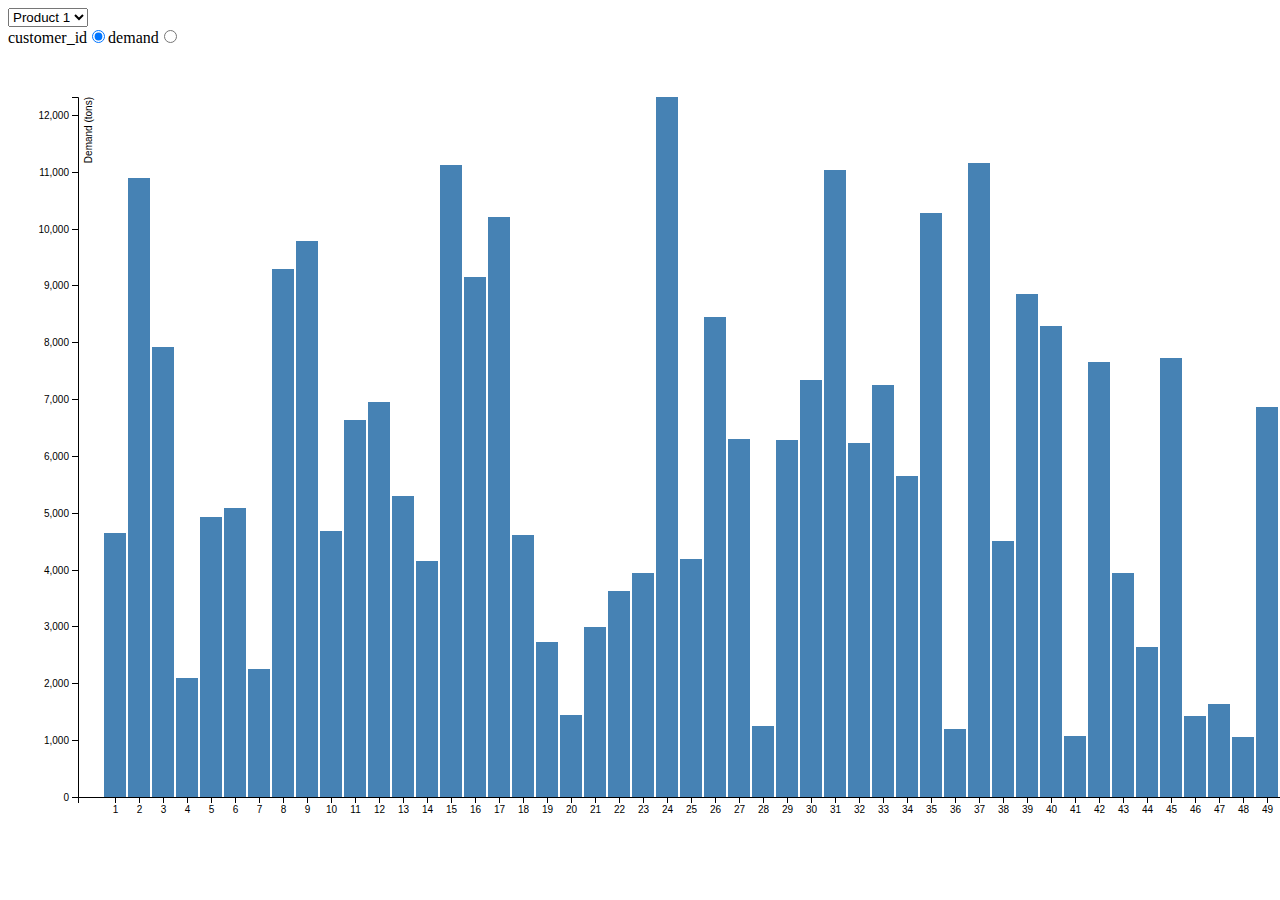
<file: docs/barchart.html>
<!DOCTYPE html>
<meta charset="utf-8">
<html>
<head>
    <title>Demand</title>
</head>
<style type="text/css">
    .bar:hover{
        fill: brown;
    }
    .d3-tip {
      line-height: 1;
      font-weight: bold;
      font-family: Lucida Grande, Lucida Sans Unicode, Lucida Sans, Geneva, Verdana, sans-serif;
      padding: 12px;
      background: rgba(0, 0, 0, 0.8);
      color: #fff;
      border-radius: 2px;
      pointer-events: none;
    }
    text{
        font-family: Lucida Grande, Lucida Sans Unicode, Lucida Sans, Geneva, Verdana, sans-serif;
    }
</style>
<script src="js/d3.v4.min.js"></script>
<script src="js/d3.tip.js"></script>
<script src="js/lodash.min.js"></script>
<body>

<script type="text/javascript">
//jshint esversion: 6, asi: true, loopfunc: true
var q = d3.queue()
         .defer(d3.csv, "data/demand.csv")
         .defer(d3.csv, "data/customers.csv")
         .await(ready)

var data = {}
function ready(error, demand_input, customers_input){
    demand_input.forEach(d=>{
        d.product_id = +d.product_id
        d.customer_id = +d.customer_id
        d.demand = +d.demand
        d.revenue = +d.revenue
    })
    customers_input.forEach(d=>{
        d.customer_id = +d.customer_id

    })
    data.demand = demand_input
    data.customers = customers_input


        var svgWidth = 1400
        var svgHeight = 800
        var margin = {top: 50, right: 20, bottom: 50, left: 70}
        var width = svgWidth - margin.left - margin.right
        var height = svgHeight - margin.top - margin.bottom

        var select = d3.select("body").append("select")
                       .attr("id", "product")
                       .style("top", "10px")
                       .on("change", updateBar)

        select.selectAll("option")
            .data(['Product 1','Product 2','Product 3','Product 4','Product 5']).enter()
            .append("option")
            .text(d => d)


        // Add Sort bars
        var radio = d3.select("body")
                      .append("div")
                      .attr("id", "radios")
        radio.selectAll("label")
            .data(["customer_id", "demand"])
            .enter()
            .append("label")
            .text(d => d)
            .insert("input")
            .attr("type", "radio")
            .attr("name", "sort")
            .attr("value", d => d)

        document.getElementsByName("sort")[0].checked = true
        radio.on("change", ()=>{
            var checkedValue = _.find([...document.getElementsByName("sort")], d => d.checked).value
            if (checkedValue =='customer_id'){
                x.domain(_.range(1,51))
            } else if (checkedValue == 'demand'){
                var product_id =  d3.select("#product").property("value").slice(-1)
                    x.domain(data.demand.sort((a,b) => a.demand < b.demand).filter(d => d.product_id==product_id).map(d => d.customer_id))
            }
            updateBar()   
        })

        var tip = d3.tip().attr("class", "d3-tip").html(d=>
            {
                var customer = _.find(data.customers, customer => customer.customer_id == d.customer_id)
                return `Customer ${customer.customer_id} <br>
                    ${customer.city}, ${customer.state} <br>
                    ${d.demand} tons`
            })

        var svg = d3.select("body")
             .append("svg")
             .attr("width", svgWidth)
             .attr("height", svgHeight)

        svg.call(tip)

        x = d3.scaleBand().rangeRound([0, width]).padding(0.1)
        y = d3.scaleLinear().rangeRound([height, 0])

        x.domain(_.range(1,51))
        x.rangeRound([0, 25*50]).padding(0.1)

        
        var g = svg.append("g")
          .attr("transform", "translate(" + margin.left + "," + margin.top + ")")
        var xAxis = d3.axisBottom(x)
        var yAxis = d3.axisLeft(y).ticks(10)

        g.append("g")
        .attr("class", "axis axis--x")
        .attr("transform", "translate(0," + height + ")")

        g.append("g")
        .attr("class", "axis axis--y")
        .append("text")
        .attr("transform", "rotate(-90)")
        .attr("y", 7)
        .attr("fill","black")
        .attr("dy", "0.71em")
        .attr("text-anchor", "end")
        .text("Demand (tons)")

        updateBar()
        var color = function(d){
            //If already covered, color grey
            if (d.product_id == 1 && ([10,19,20,27,31].includes(d.customer_id)) ||
                d.product_id == 2 && ([5,6,16,17,18,30,34,41,48,49].includes(d.customer_id)) ||
                d.product_id == 3 && ([14,30,32,35].includes(d.customer_id)) ||
                d.product_id == 4 && ([2,28,36].includes(d.customer_id)) ||
                d.product_id == 5 && ([2,28,36].includes(d.customer_id))
                ){
                return "grey"
            }
            return 'steelblue'
        }
        function updateBar(){
            var product_id = d3.select("#product").property("value").slice(-1)
            var barchartData = data.demand.filter(d=>{return d.product_id==product_id})
            y.domain([0, d3.max(barchartData.map(d=>d.demand))])
            var t = d3.transition().duration(500)

            svg.selectAll(".axis--x")
              .call(xAxis)

            svg.selectAll(".axis--y")
              .call(yAxis)

              
            var bar =  g.selectAll(".bar")
                        .data(barchartData, d => d.customer_id)
            bar.attr("class", "bar update")
               .transition(t)
               .attr("x", d => x(d.customer_id))
               .attr("y", d => y(d.demand))
               .attr("fill", "steelblue")
               .attr("height", d => height-y(d.demand))

            bar.enter().append("rect")
                .attr("class", "bar enter")
                .attr("x", d => x(d.customer_id))
                .attr("width", x.bandwidth())
                .attr("y", d => y(d.demand))
                .attr("fill", "steelblue")
                .attr("height", d => height - y(d.demand))
                .on("mouseover", tip.show)
                .on("mouseout", tip.hide)
        }
}
</script>
</body>
</html>
</file>
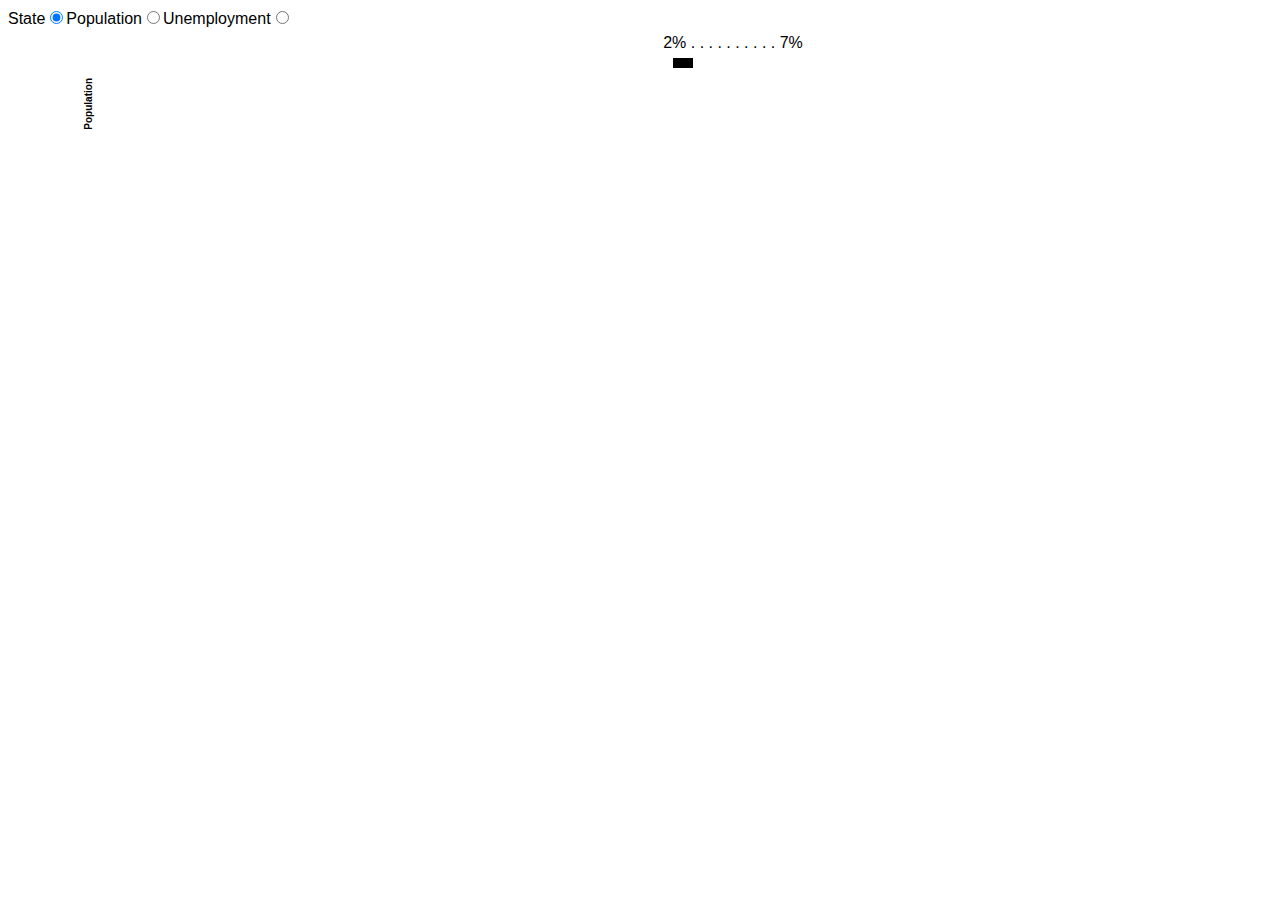
<file: docs/barchart2.html>
<html>
<!DOCTYPE html>
<meta charset="utf-8">
<head>
<link rel="stylesheet" type="text/css" href="css/barchart.css"/>
<title>USA</title>
</head>
<body>
<script src="js/d3.v4.min.js"></script>
<script src="https://d3js.org/d3-scale-chromatic.v1.min.js"></script>
<script src="js/d3.tip.js"></script>
<script src="js/lodash.min.js"></script>
<script src="js/barchart.js"></script>
</body>
</html>
</file>
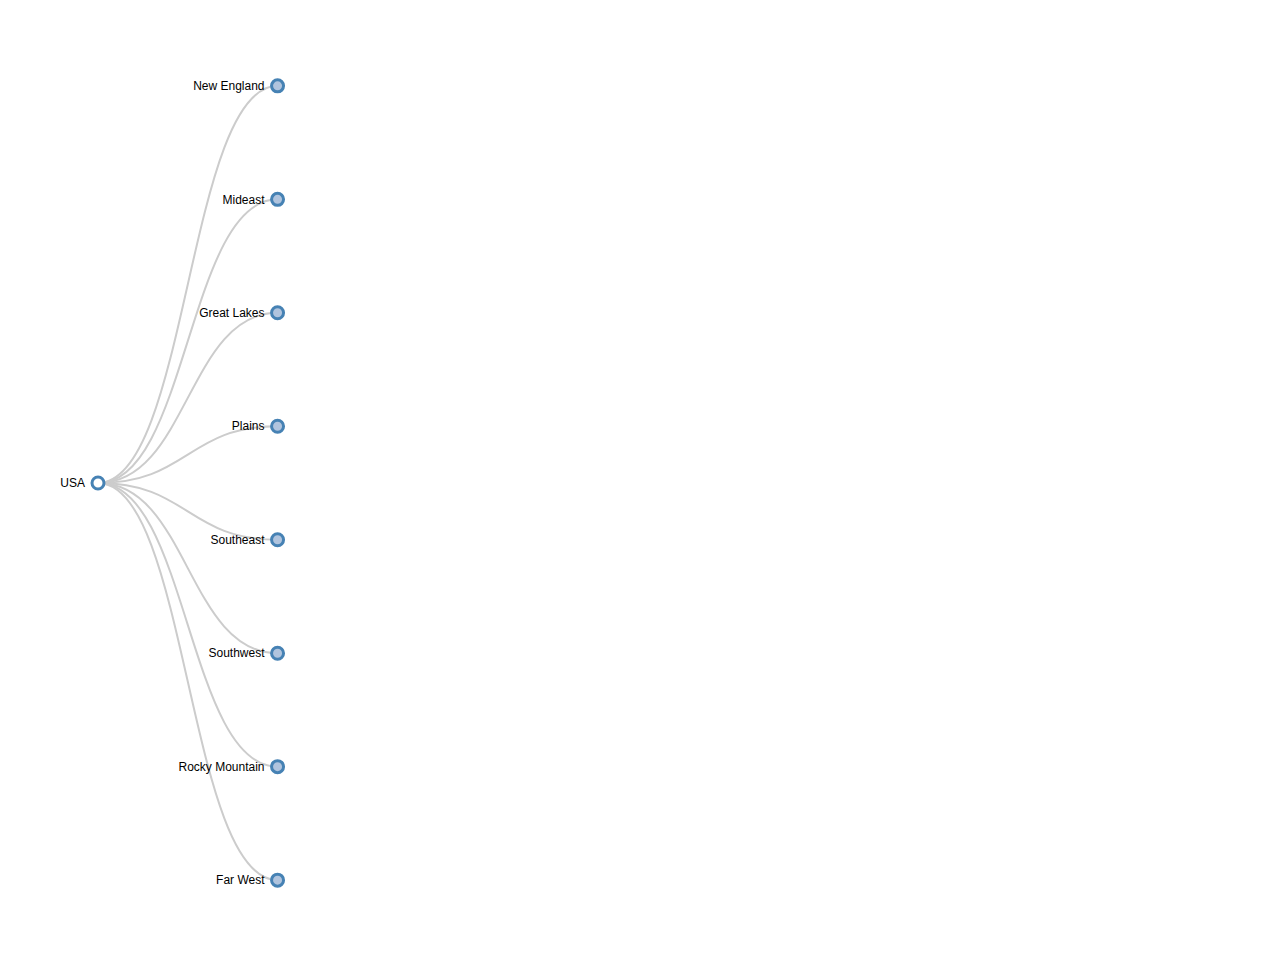
<file: docs/collapsible_tree.html>
<!DOCTYPE html>
<meta charset="UTF-8">
<style>

.node circle {
  fill: #fff;
  stroke: steelblue;
  stroke-width: 3px;
}

.node text {
  font: 12px sans-serif;
}

.link {
  fill: none;
  stroke: #ccc;
  stroke-width: 2px;
}

.d3-tip {
  line-height: 1;
  font-weight: bold;
  font-family: "Lucida Sans Unicode", "Lucida Grande", sans-serif;
  padding: 10px;
  background: rgba(0, 0, 0, 0.5);
  color: #fff;
  border-radius: 4px;
}

</style>

<body>

<!-- load the d3.js library --> 
<script src="js/d3.v4.min.js"></script>
<script src="js/d3.tip.js"></script>
<script src="js/lodash.min.js"></script>
<script src="js/tree.js"></script>
</file>
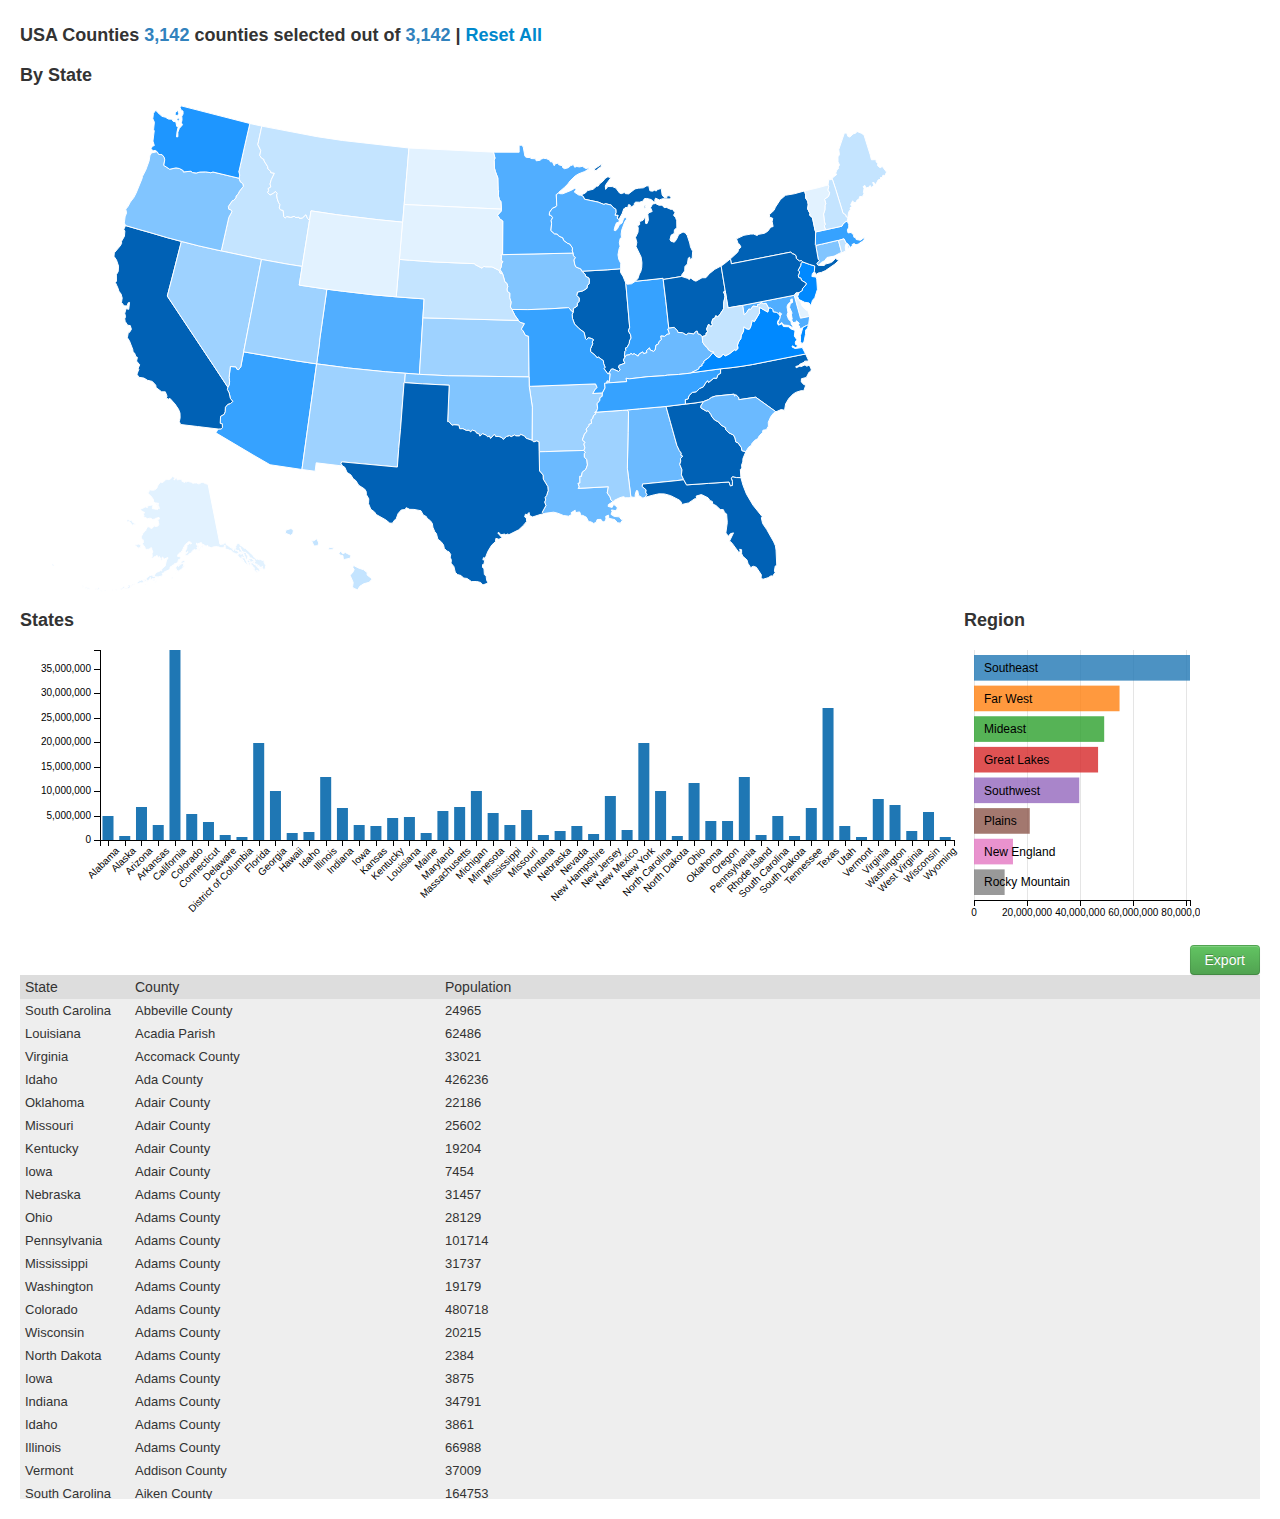
<file: docs/dashboard.html>
<!DOCTYPE html>
<meta charset="utf-8">
<html>
<head>
    <title>USA</title>
</head>
<link rel="stylesheet" type="text/css" href="css/bootstrap.min.css">
<link rel="stylesheet" type="text/css" href="css/dc.css">
<script src="js/d3.v3.min.js"></script>
<script src="js/crossfilter.js"></script>
<script src="js/dc.js"></script>
<script src="js/lodash.min.js"></script>
<style type="text/css">
    #dc-states-chart .axis.x text{
        text-anchor: end !important;
        transform: rotate(-45deg);
    }
    text.row {
	fill: black !important;
}
</style>
<body>
<div class="container-fluid">
    <div id="title"></div>        
    <div id="row1"></div>
    <div id="row2"></div>
    <div id="table"></div>
</div>
</body>
<script src="js/state_name.js"></script>
<script src="js/dashboard.js"></script>
</html>
</file>
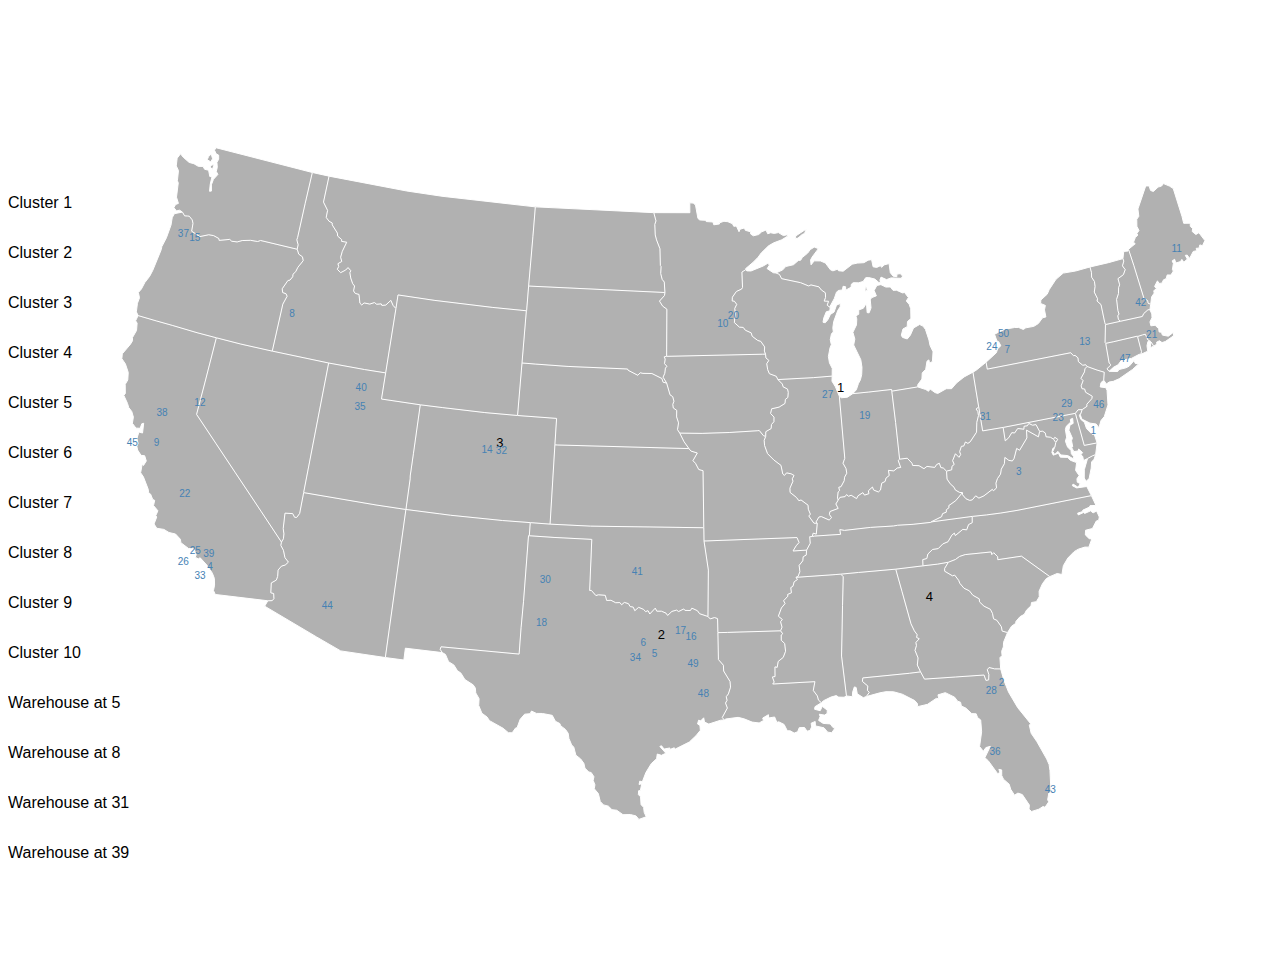
<file: docs/usmap.html>
<!DOCTYPE html>
<meta charset="utf-8">
<html>
<head>
    <title>Locations</title>
</head>
<style type="text/css">
    .bar:hover{
        fill: brown;
    }
    .d3-tip {
      line-height: 1;
      font-weight: bold;
      font-family: Lucida Grande, Lucida Sans Unicode, Lucida Sans, Geneva, Verdana, sans-serif;
      padding: 12px;
      background: rgba(0, 0, 0, 0.8);
      color: #fff;
      border-radius: 2px;
      pointer-events: none;
    }
    text{
        font-family: Lucida Grande, Lucida Sans Unicode, Lucida Sans, Geneva, Verdana, sans-serif;
    }
</style>
<script src="js/d3.v4.min.js"></script>
<script src="js/d3.tip.js"></script>
<script src="js/lodash.min.js"></script>
<body>

<script type="text/javascript">
var q = d3.queue()
.defer(d3.csv, "data/demand.csv")
.defer(d3.csv, "data/customers.csv")
.defer(d3.csv, "data/plants.csv")
.defer(d3.csv, "data/dist_p2c.csv")
.defer(d3.csv, "data/dist_c2c.csv")
.await(ready)

var data = {}
function ready(error, demand_input, customers_input, plants_input, dist_p2c, dist_c2c){
    demand_input.forEach(d=>{
    d.product_id = +d.product_id
    d.customer_id = +d.customer_id
    d.demand = +d.demand
    d.revenue = +d.revenue
})
customers_input.forEach(d=>{
    d.customer_id = +d.customer_id

})
plants_input.forEach(d=>{
    d.plant_id = +d.plant_id
})
dist_p2c.forEach(d=>{
    d.plant_id = +d.plant_id
    d.customer_id = +d.customer_id
    d.dist = +d.dist
})
data.demand = demand_input
data.customers = customers_input
data.plants = plants_input
data.dist_p2c = dist_p2c
data.dist_c2c = dist_c2c

function demand_covered(){
    var dist_set = []
    for (let customer of data.customers){
        var temp = data.dist_c2c.filter(d=>d.dist <= 500 && d.customer_from == customer.customer_id).map(d=>d.customer_to)
        dist_set.push(temp)
    }
    //Find clusters that share the same coverage
    var clusters = []
    same_list = new Set()
    for (let i=0;i<49;i++){
        for (let j=i+1;j<50;j++){
            if ((_.isEqual(_.intersection(dist_set[i],dist_set[j]),dist_set[i])) || (_.isEqual(_.intersection(dist_set[i],dist_set[j]), dist_set[j]))){
                if (_.isEqual(dist_set[i], dist_set[j])){
                    if (same_list.has(i+1)){
                        var ind = clusters.findIndex(d=>d.has(i+1))
                        clusters[ind].add(j+1)
                    } else if (same_list.has(j+1)){
                        var ind = clusters.findIndex(d=>d.has(j+1))
                        clusters[ind].add(i+1)

                    //Never seen
                    } else {
                        clusters.push(new Set([i+1, j+1]))
                    }
                    same_list.add(i+1)
                    same_list.add(j+1)
                }
            }
        }
    }
    return clusters
}
data.clusters = demand_covered()

    var svgWidth = 1400
    var svg = d3.select("body").append("svg"),
          margin = {top: 20, right: 20, bottom: 30, left: 70},
          width = svgWidth - margin.left - margin.right,
          height = 1000 - margin.top - margin.bottom
    svg.attr("width", width)
        .attr("height", height)

    projection = d3.geoAlbers()
                       .translate([width/2, height/2])
                       .scale([1500])
    var path = d3.geoPath(projection)

    x2 = d3.scaleLinear().rangeRound([0+100, width - 100])
    y2 = d3.scaleLinear().rangeRound([height - 100, 0+100])

    x2.domain(d3.extent(data.customers.map(d=>d.long)))
    y2.domain(d3.extent(data.customers.map(d=>d.lat)))
    
    var tip_circle = d3.tip().attr("class", "d3-tip").html(
        function(d){
          var d =_.find(data.customers, v=>v.customer_id ==d.label)
        return `Customer ${d.customer_id} <br>
                ${d.city} ${d.state} <br>
                Product 1: ${d3.format(".2f")(_.find(data.demand, v=>v.customer_id==d.customer_id && v.product_id == 1).demand)} <br>
                Product 2: ${d3.format(".2f")(_.find(data.demand, v=>v.customer_id==d.customer_id && v.product_id == 2).demand)} <br>
                Product 3: ${d3.format(".2f")(_.find(data.demand, v=>v.customer_id==d.customer_id && v.product_id == 3).demand)} <br>
                Product 4: ${d3.format(".2f")(_.find(data.demand, v=>v.customer_id==d.customer_id && v.product_id == 4).demand)} <br>
                Product 5: ${d3.format(".2f")(_.find(data.demand, v=>v.customer_id==d.customer_id && v.product_id == 5).demand)} <br>
                Plant 1: ${d3.format(".2f")(_.find(data.dist_p2c, v=>v.customer_id==d.customer_id && v.plant_id == 1).dist)} <br>
                Plant 2: ${d3.format(".2f")(_.find(data.dist_p2c, v=>v.customer_id==d.customer_id && v.plant_id == 2).dist)} <br>
                Plant 3: ${d3.format(".2f")(_.find(data.dist_p2c, v=>v.customer_id==d.customer_id && v.plant_id == 3).dist)} <br>
                Plant 4: ${d3.format(".2f")(_.find(data.dist_p2c, v=>v.customer_id==d.customer_id && v.plant_id == 4).dist)} <br>
                `
        })

    d3.json("data/us-states.json", (error, json)=>{
        if (error) throw error
        svg.selectAll("path")
            .data(json.features).enter()
            .append("path")
            .attr("d", path)
            .style("stroke", "#fff")
            .style("stroke-width", "1")
            .style("opacity", 0.3)

        svg.selectAll("text.plant")
            .data(data.plants)
            .enter()
            .append("text")
            .attr("class", "plant")
            .attr("x", function(d){return projection([d.long, d.lat])[0]})
            .attr("y", function(d){return projection([d.long, d.lat])[1]})
            .text(function(d){return d.plant_id})
            .style("cursor", "default")
            .style("font-size", "13px")

        svg.call(tip_circle)

        svg.selectAll("text.cluster")
            .data(data.clusters)
            .enter()
            .append("text")
            .attr("class", "cluster")
            .attr("x", 0)
            .attr("y", (d,i)=>i*50+200)
            .text((d,i)=>"Cluster "+(i+1))
            .style("cursor", "pointer")
            .on("mouseover",d=> identifyClusters(d))
            .on("mouseout", clearAll)

        svg.selectAll("text.warehouse")
           .data([5,8,31,39])
           .enter()
           .append("text")
           .attr("class", "warehouse")
           .attr("x", 0)
           .attr("y", (d,i) => i*50 + 700)
           .text((d,i) => "Warehouse at "+d)
           .style("cursor", "pointer")
           .on("mouseover", d=>identifyWarehouse(d))
           .on("mouseout", clearAll)


        function identifyClusters(d){
            d.forEach(i =>{
                d3.selectAll("#customer_"+i)
                  .style("fill", "brown")
                  .style("font-size", "20px")
            })
        }
        function identifyWarehouse(d){
          d3.selectAll("#customer_"+d)
            .style("fill", "yellow")
            .style("font-size", "20px");
          var covered_warehouses = []
          if (d==5){
            covered_warehouses = [6, 16, 17, 18, 30, 34, 41, 48, 49]            
          } else if (d==8){
            covered_warehouses = [12, 15, 35, 37, 40]
          } else if (d==31){
            covered_warehouses = [1, 3, 7, 13, 19, 23, 24, 27, 29, 46, 47, 50]
          } else if (d==39){
            covered_warehouses = [4, 9, 12, 22, 25, 26, 33, 38, 44, 45]
          }
          covered_warehouses.forEach(customer_id=>{
            d3.selectAll("#customer_"+customer_id)
              .style("fill", "brown")
              .style("font-size", "20px")
          });
        }
        function clearAll(){
            d3.selectAll(".customers")
                .style("fill", "steelblue")
                .style("font-size", "10px")
        }
        
        // Place and label location
               var foci = [],
                   labels = [];

               // Store the projected coordinates of the places for the foci and the labels
               data.customers.forEach(function(d, i) {
                   var c = projection([d.long, d.lat])
                   foci.push({x: c[0], y: c[1]});
                   labels.push({x: c[0], y: c[1], label: d.customer_id})
               });

               // Create the force layout with a slightly weak charge
               var simulation = d3.forceSimulation()
                .force("center", d3.forceCenter(width / 2, height / 2))
                .force("charge", d3.forceManyBody().strength(-5))
                .nodes(labels)

               // Append the place labels, setting their initial positions to
               // the feature's centroid
               var placeLabels = svg.selectAll('.customers')
                   .data(labels)
                   .enter()
                   .append('text')
                   .attr('class', 'customers')
                   .attr('id', d=>'customer_'+d.label)
                   .attr("cursor", "pointer")
                   .attr('x', function(d) { return d.x; })
                   .attr('y', function(d) { return d.y; })
                   .attr("font-size", "10px")
                   .attr('text-anchor', 'middle')
                   .attr("fill", "steelblue")
                   .text(function(d) { return d.label; })
                   .on('mouseover', tip_circle.show)
                   .on('mouseout', tip_circle.hide)

               simulation.on("tick", function() {
                   var k = .1 * simulation.alpha();
                   labels.forEach(function(o, j) {
                       // The change in the position is proportional to the distance
                       // between the label and the corresponding place (foci)
                       o.y += (foci[j].y - o.y) * k;
                       o.x += (foci[j].x - o.x) * k;
                   });

                   // Update the position of the text element
                   svg.selectAll("text.customers")
                       .attr("x", function(d) { return d.x; })
                       .attr("y", function(d) { return d.y; });
               });
    })
   
}
</script>
</body>
</html>
</file>
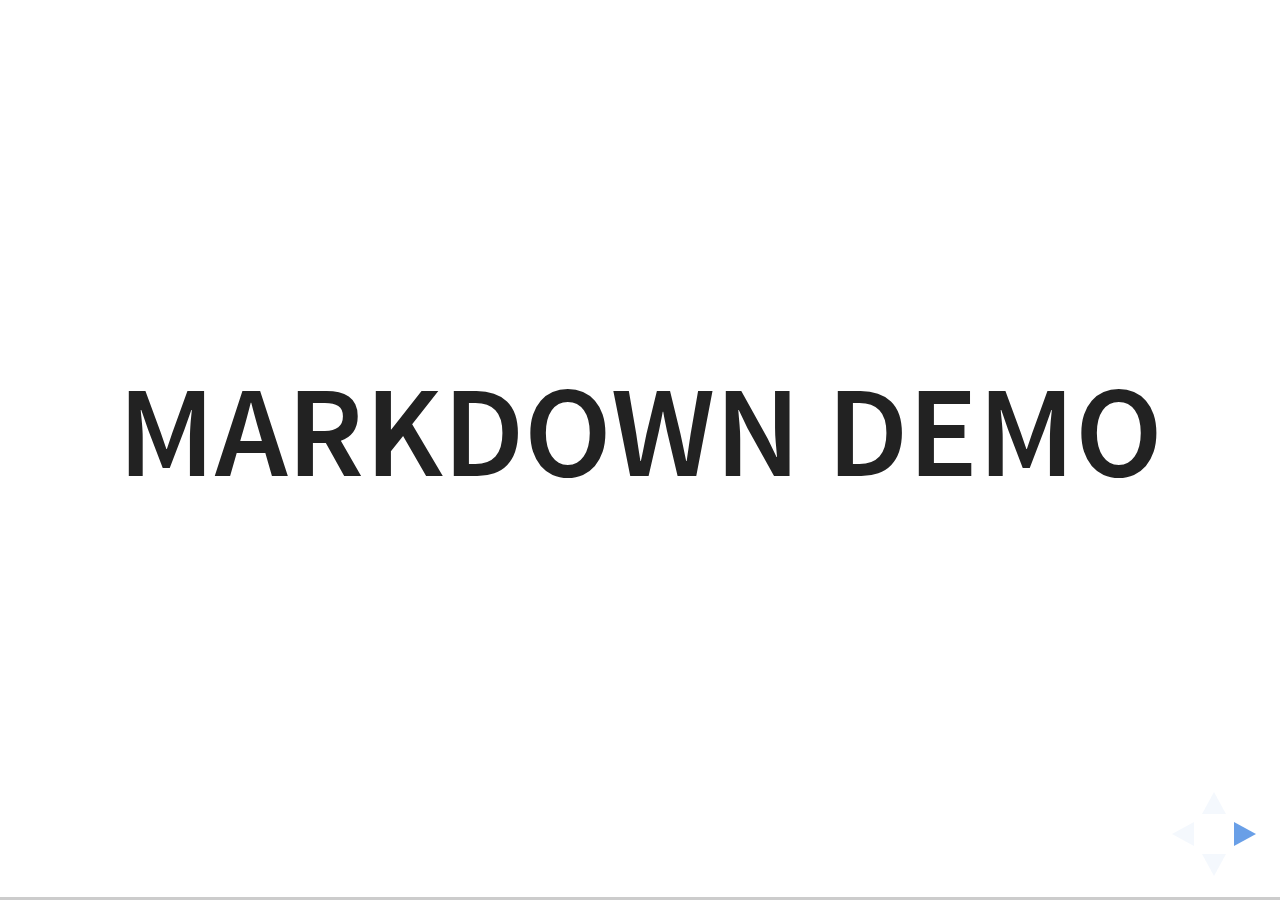
<file: docs/plugin/markdown/example.html>
<!doctype html>
<html lang="en">

	<head>
		<meta charset="utf-8">

		<title>reveal.js - Markdown Demo</title>

		<link rel="stylesheet" href="../../css/reveal.css">
		<link rel="stylesheet" href="../../css/theme/white.css" id="theme">

        <link rel="stylesheet" href="../../lib/css/zenburn.css">
	</head>

	<body>

		<div class="reveal">

			<div class="slides">

                <!-- Use external markdown resource, separate slides by three newlines; vertical slides by two newlines -->
                <section data-markdown="example.md" data-separator="^\n\n\n" data-separator-vertical="^\n\n"></section>

                <!-- Slides are separated by three dashes (quick 'n dirty regular expression) -->
                <section data-markdown data-separator="---">
                    <script type="text/template">
                        ## Demo 1
                        Slide 1
                        ---
                        ## Demo 1
                        Slide 2
                        ---
                        ## Demo 1
                        Slide 3
                    </script>
                </section>

                <!-- Slides are separated by newline + three dashes + newline, vertical slides identical but two dashes -->
                <section data-markdown data-separator="^\n---\n$" data-separator-vertical="^\n--\n$">
                    <script type="text/template">
                        ## Demo 2
                        Slide 1.1

                        --

                        ## Demo 2
                        Slide 1.2

                        ---

                        ## Demo 2
                        Slide 2
                    </script>
                </section>

                <!-- No "extra" slides, since there are no separators defined (so they'll become horizontal rulers) -->
                <section data-markdown>
                    <script type="text/template">
                        A

                        ---

                        B

                        ---

                        C
                    </script>
                </section>

                <!-- Slide attributes -->
                <section data-markdown>
                    <script type="text/template">
                        <!-- .slide: data-background="#000000" -->
                        ## Slide attributes
                    </script>
                </section>

                <!-- Element attributes -->
                <section data-markdown>
                    <script type="text/template">
                        ## Element attributes
                        - Item 1 <!-- .element: class="fragment" data-fragment-index="2" -->
                        - Item 2 <!-- .element: class="fragment" data-fragment-index="1" -->
                    </script>
                </section>

                <!-- Code -->
                <section data-markdown>
                    <script type="text/template">
                        ```php
                        public function foo()
                        {
                            $foo = array(
                                'bar' => 'bar'
                            )
                        }
                        ```
                    </script>
                </section>

            </div>
		</div>

		<script src="../../lib/js/head.min.js"></script>
		<script src="../../js/reveal.js"></script>

		<script>

			Reveal.initialize({
				controls: true,
				progress: true,
				history: true,
				center: true,

				// Optional libraries used to extend on reveal.js
				dependencies: [
					{ src: '../../lib/js/classList.js', condition: function() { return !document.body.classList; } },
					{ src: 'marked.js', condition: function() { return !!document.querySelector( '[data-markdown]' ); } },
                    { src: 'markdown.js', condition: function() { return !!document.querySelector( '[data-markdown]' ); } },
                    { src: '../highlight/highlight.js', async: true, callback: function() { hljs.initHighlightingOnLoad(); } },
					{ src: '../notes/notes.js' }
				]
			});

		</script>

	</body>
</html>
</file>
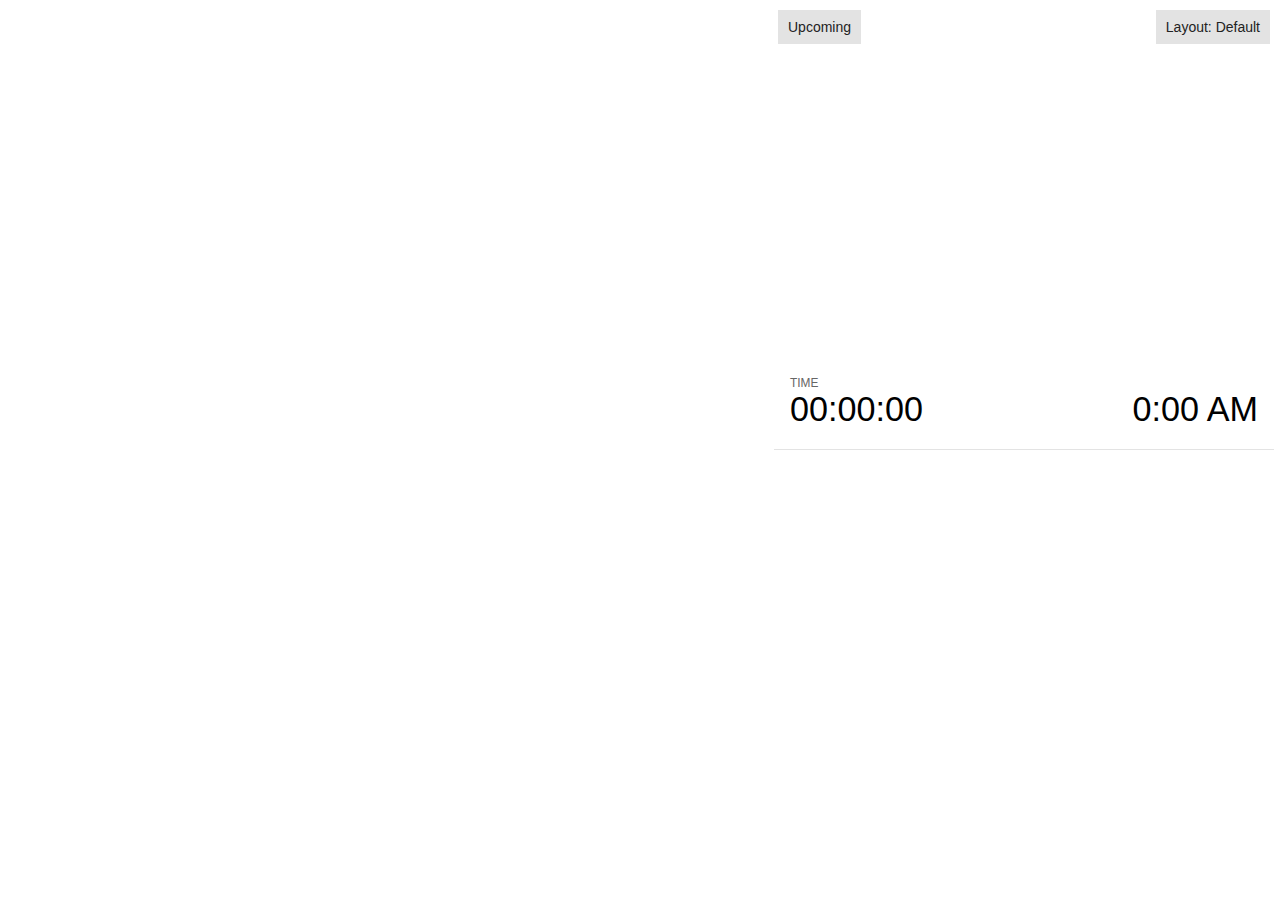
<file: docs/plugin/notes/notes.html>
<!doctype html>
<html lang="en">
	<head>
		<meta charset="utf-8">

		<title>reveal.js - Slide Notes</title>

		<style>
			body {
				font-family: Helvetica;
				font-size: 18px;
			}

			#current-slide,
			#upcoming-slide,
			#speaker-controls {
				padding: 6px;
				box-sizing: border-box;
				-moz-box-sizing: border-box;
			}

			#current-slide iframe,
			#upcoming-slide iframe {
				width: 100%;
				height: 100%;
				border: 1px solid #ddd;
			}

			#current-slide .label,
			#upcoming-slide .label {
				position: absolute;
				top: 10px;
				left: 10px;
				z-index: 2;
			}

			.overlay-element {
				height: 34px;
				line-height: 34px;
				padding: 0 10px;
				text-shadow: none;
				background: rgba( 220, 220, 220, 0.8 );
				color: #222;
				font-size: 14px;
			}

			.overlay-element.interactive:hover {
				background: rgba( 220, 220, 220, 1 );
			}

			#current-slide {
				position: absolute;
				width: 60%;
				height: 100%;
				top: 0;
				left: 0;
				padding-right: 0;
			}

			#upcoming-slide {
				position: absolute;
				width: 40%;
				height: 40%;
				right: 0;
				top: 0;
			}

			/* Speaker controls */
			#speaker-controls {
				position: absolute;
				top: 40%;
				right: 0;
				width: 40%;
				height: 60%;
				overflow: auto;
				font-size: 18px;
			}

				.speaker-controls-time.hidden,
				.speaker-controls-notes.hidden {
					display: none;
				}

				.speaker-controls-time .label,
				.speaker-controls-pace .label,
				.speaker-controls-notes .label {
					text-transform: uppercase;
					font-weight: normal;
					font-size: 0.66em;
					color: #666;
					margin: 0;
				}

				.speaker-controls-time, .speaker-controls-pace {
					border-bottom: 1px solid rgba( 200, 200, 200, 0.5 );
					margin-bottom: 10px;
					padding: 10px 16px;
					padding-bottom: 20px;
					cursor: pointer;
				}

				.speaker-controls-time .reset-button {
					opacity: 0;
					float: right;
					color: #666;
					text-decoration: none;
				}
				.speaker-controls-time:hover .reset-button {
					opacity: 1;
				}

				.speaker-controls-time .timer,
				.speaker-controls-time .clock {
					width: 50%;
				}

				.speaker-controls-time .timer,
				.speaker-controls-time .clock,
				.speaker-controls-time .pacing .hours-value,
				.speaker-controls-time .pacing .minutes-value,
				.speaker-controls-time .pacing .seconds-value {
					font-size: 1.9em;
				}

				.speaker-controls-time .timer {
					float: left;
				}

				.speaker-controls-time .clock {
					float: right;
					text-align: right;
				}

				.speaker-controls-time span.mute {
					opacity: 0.3;
				}

				.speaker-controls-time .pacing-title {
					margin-top: 5px;
				}

				.speaker-controls-time .pacing.ahead {
					color: blue;
				}

				.speaker-controls-time .pacing.on-track {
					color: green;
				}

				.speaker-controls-time .pacing.behind {
					color: red;
				}

				.speaker-controls-notes {
					padding: 10px 16px;
				}

				.speaker-controls-notes .value {
					margin-top: 5px;
					line-height: 1.4;
					font-size: 1.2em;
				}

			/* Layout selector */
			#speaker-layout {
				position: absolute;
				top: 10px;
				right: 10px;
				color: #222;
				z-index: 10;
			}
				#speaker-layout select {
					position: absolute;
					width: 100%;
					height: 100%;
					top: 0;
					left: 0;
					border: 0;
					box-shadow: 0;
					cursor: pointer;
					opacity: 0;

					font-size: 1em;
					background-color: transparent;

					-moz-appearance: none;
					-webkit-appearance: none;
					-webkit-tap-highlight-color: rgba(0, 0, 0, 0);
				}

				#speaker-layout select:focus {
					outline: none;
					box-shadow: none;
				}

			.clear {
				clear: both;
			}

			/* Speaker layout: Wide */
			body[data-speaker-layout="wide"] #current-slide,
			body[data-speaker-layout="wide"] #upcoming-slide {
				width: 50%;
				height: 45%;
				padding: 6px;
			}

			body[data-speaker-layout="wide"] #current-slide {
				top: 0;
				left: 0;
			}

			body[data-speaker-layout="wide"] #upcoming-slide {
				top: 0;
				left: 50%;
			}

			body[data-speaker-layout="wide"] #speaker-controls {
				top: 45%;
				left: 0;
				width: 100%;
				height: 50%;
				font-size: 1.25em;
			}

			/* Speaker layout: Tall */
			body[data-speaker-layout="tall"] #current-slide,
			body[data-speaker-layout="tall"] #upcoming-slide {
				width: 45%;
				height: 50%;
				padding: 6px;
			}

			body[data-speaker-layout="tall"] #current-slide {
				top: 0;
				left: 0;
			}

			body[data-speaker-layout="tall"] #upcoming-slide {
				top: 50%;
				left: 0;
			}

			body[data-speaker-layout="tall"] #speaker-controls {
				padding-top: 40px;
				top: 0;
				left: 45%;
				width: 55%;
				height: 100%;
				font-size: 1.25em;
			}

			/* Speaker layout: Notes only */
			body[data-speaker-layout="notes-only"] #current-slide,
			body[data-speaker-layout="notes-only"] #upcoming-slide {
				display: none;
			}

			body[data-speaker-layout="notes-only"] #speaker-controls {
				padding-top: 40px;
				top: 0;
				left: 0;
				width: 100%;
				height: 100%;
				font-size: 1.25em;
			}

			@media screen and (max-width: 1080px) {
				body[data-speaker-layout="default"] #speaker-controls {
					font-size: 16px;
				}
			}

			@media screen and (max-width: 900px) {
				body[data-speaker-layout="default"] #speaker-controls {
					font-size: 14px;
				}
			}

			@media screen and (max-width: 800px) {
				body[data-speaker-layout="default"] #speaker-controls {
					font-size: 12px;
				}
			}

		</style>
	</head>

	<body>

		<div id="current-slide"></div>
		<div id="upcoming-slide"><span class="overlay-element label">Upcoming</span></div>
		<div id="speaker-controls">
			<div class="speaker-controls-time">
				<h4 class="label">Time <span class="reset-button">Click to Reset</span></h4>
				<div class="clock">
					<span class="clock-value">0:00 AM</span>
				</div>
				<div class="timer">
					<span class="hours-value">00</span><span class="minutes-value">:00</span><span class="seconds-value">:00</span>
				</div>
				<div class="clear"></div>

				<h4 class="label pacing-title" style="display: none">Pacing – Time to finish current slide</h4>
				<div class="pacing" style="display: none">
					<span class="hours-value">00</span><span class="minutes-value">:00</span><span class="seconds-value">:00</span>
				</div>
			</div>

			<div class="speaker-controls-notes hidden">
				<h4 class="label">Notes</h4>
				<div class="value"></div>
			</div>
		</div>
		<div id="speaker-layout" class="overlay-element interactive">
			<span class="speaker-layout-label"></span>
			<select class="speaker-layout-dropdown"></select>
		</div>

		<script src="../../plugin/markdown/marked.js"></script>
		<script>

			(function() {

				var notes,
					notesValue,
					currentState,
					currentSlide,
					upcomingSlide,
					layoutLabel,
					layoutDropdown,
					connected = false;

				var SPEAKER_LAYOUTS = {
					'default': 'Default',
					'wide': 'Wide',
					'tall': 'Tall',
					'notes-only': 'Notes only'
				};

				setupLayout();

				window.addEventListener( 'message', function( event ) {

					var data = JSON.parse( event.data );

					// The overview mode is only useful to the reveal.js instance
					// where navigation occurs so we don't sync it
					if( data.state ) delete data.state.overview;

					// Messages sent by the notes plugin inside of the main window
					if( data && data.namespace === 'reveal-notes' ) {
						if( data.type === 'connect' ) {
							handleConnectMessage( data );
						}
						else if( data.type === 'state' ) {
							handleStateMessage( data );
						}
					}
					// Messages sent by the reveal.js inside of the current slide preview
					else if( data && data.namespace === 'reveal' ) {
						if( /ready/.test( data.eventName ) ) {
							// Send a message back to notify that the handshake is complete
							window.opener.postMessage( JSON.stringify({ namespace: 'reveal-notes', type: 'connected'} ), '*' );
						}
						else if( /slidechanged|fragmentshown|fragmenthidden|paused|resumed/.test( data.eventName ) && currentState !== JSON.stringify( data.state ) ) {

							window.opener.postMessage( JSON.stringify({ method: 'setState', args: [ data.state ]} ), '*' );

						}
					}

				} );

				/**
				 * Called when the main window is trying to establish a
				 * connection.
				 */
				function handleConnectMessage( data ) {

					if( connected === false ) {
						connected = true;

						setupIframes( data );
						setupKeyboard();
						setupNotes();
						setupTimer();
					}

				}

				/**
				 * Called when the main window sends an updated state.
				 */
				function handleStateMessage( data ) {

					// Store the most recently set state to avoid circular loops
					// applying the same state
					currentState = JSON.stringify( data.state );

					// No need for updating the notes in case of fragment changes
					if ( data.notes ) {
						notes.classList.remove( 'hidden' );
						notesValue.style.whiteSpace = data.whitespace;
						if( data.markdown ) {
							notesValue.innerHTML = marked( data.notes );
						}
						else {
							notesValue.innerHTML = data.notes;
						}
					}
					else {
						notes.classList.add( 'hidden' );
					}

					// Update the note slides
					currentSlide.contentWindow.postMessage( JSON.stringify({ method: 'setState', args: [ data.state ] }), '*' );
					upcomingSlide.contentWindow.postMessage( JSON.stringify({ method: 'setState', args: [ data.state ] }), '*' );
					upcomingSlide.contentWindow.postMessage( JSON.stringify({ method: 'next' }), '*' );

				}

				// Limit to max one state update per X ms
				handleStateMessage = debounce( handleStateMessage, 200 );

				/**
				 * Forward keyboard events to the current slide window.
				 * This enables keyboard events to work even if focus
				 * isn't set on the current slide iframe.
				 */
				function setupKeyboard() {

					document.addEventListener( 'keydown', function( event ) {
						currentSlide.contentWindow.postMessage( JSON.stringify({ method: 'triggerKey', args: [ event.keyCode ] }), '*' );
					} );

				}

				/**
				 * Creates the preview iframes.
				 */
				function setupIframes( data ) {

					var params = [
						'receiver',
						'progress=false',
						'history=false',
						'transition=none',
						'autoSlide=0',
						'backgroundTransition=none'
					].join( '&' );

					var urlSeparator = /\?/.test(data.url) ? '&' : '?';
					var hash = '#/' + data.state.indexh + '/' + data.state.indexv;
					var currentURL = data.url + urlSeparator + params + '&postMessageEvents=true' + hash;
					var upcomingURL = data.url + urlSeparator + params + '&controls=false' + hash;

					currentSlide = document.createElement( 'iframe' );
					currentSlide.setAttribute( 'width', 1280 );
					currentSlide.setAttribute( 'height', 1024 );
					currentSlide.setAttribute( 'src', currentURL );
					document.querySelector( '#current-slide' ).appendChild( currentSlide );

					upcomingSlide = document.createElement( 'iframe' );
					upcomingSlide.setAttribute( 'width', 640 );
					upcomingSlide.setAttribute( 'height', 512 );
					upcomingSlide.setAttribute( 'src', upcomingURL );
					document.querySelector( '#upcoming-slide' ).appendChild( upcomingSlide );

				}

				/**
				 * Setup the notes UI.
				 */
				function setupNotes() {

					notes = document.querySelector( '.speaker-controls-notes' );
					notesValue = document.querySelector( '.speaker-controls-notes .value' );

				}

				function getTimings() {

					var slides = Reveal.getSlides();
					var defaultTiming = Reveal.getConfig().defaultTiming;
					if (defaultTiming == null) {
						return null;
					}
					var timings = [];
					for ( var i in slides ) {
						var slide = slides[i];
						var timing = defaultTiming;
						if( slide.hasAttribute( 'data-timing' )) {
							var t = slide.getAttribute( 'data-timing' );
							timing = parseInt(t);
							if( isNaN(timing) ) {
								console.warn("Could not parse timing '" + t + "' of slide " + i + "; using default of " + defaultTiming);
								timing = defaultTiming;
							}
						}
						timings.push(timing);
					}
					return timings;

				}

				/**
				 * Return the number of seconds allocated for presenting
				 * all slides up to and including this one.
				 */
				function getTimeAllocated(timings) {

					var slides = Reveal.getSlides();
					var allocated = 0;
					var currentSlide = Reveal.getSlidePastCount();
					for (var i in slides.slice(0, currentSlide + 1)) {
						allocated += timings[i];
					}
					return allocated;

				}

				/**
				 * Create the timer and clock and start updating them
				 * at an interval.
				 */
				function setupTimer() {

					var start = new Date(),
					timeEl = document.querySelector( '.speaker-controls-time' ),
					clockEl = timeEl.querySelector( '.clock-value' ),
					hoursEl = timeEl.querySelector( '.hours-value' ),
					minutesEl = timeEl.querySelector( '.minutes-value' ),
					secondsEl = timeEl.querySelector( '.seconds-value' ),
					pacingTitleEl = timeEl.querySelector( '.pacing-title' ),
					pacingEl = timeEl.querySelector( '.pacing' ),
					pacingHoursEl = pacingEl.querySelector( '.hours-value' ),
					pacingMinutesEl = pacingEl.querySelector( '.minutes-value' ),
					pacingSecondsEl = pacingEl.querySelector( '.seconds-value' );

					var timings = getTimings();
					if (timings !== null) {
						pacingTitleEl.style.removeProperty('display');
						pacingEl.style.removeProperty('display');
					}

					function _displayTime( hrEl, minEl, secEl, time) {

						var sign = Math.sign(time) == -1 ? "-" : "";
						time = Math.abs(Math.round(time / 1000));
						var seconds = time % 60;
						var minutes = Math.floor( time / 60 ) % 60 ;
						var hours = Math.floor( time / ( 60 * 60 )) ;
						hrEl.innerHTML = sign + zeroPadInteger( hours );
						if (hours == 0) {
							hrEl.classList.add( 'mute' );
						}
						else {
							hrEl.classList.remove( 'mute' );
						}
						minEl.innerHTML = ':' + zeroPadInteger( minutes );
						if (hours == 0 && minutes == 0) {
							minEl.classList.add( 'mute' );
						}
						else {
							minEl.classList.remove( 'mute' );
						}
						secEl.innerHTML = ':' + zeroPadInteger( seconds );
					}

					function _updateTimer() {

						var diff, hours, minutes, seconds,
						now = new Date();

						diff = now.getTime() - start.getTime();

						clockEl.innerHTML = now.toLocaleTimeString( 'en-US', { hour12: true, hour: '2-digit', minute:'2-digit' } );
						_displayTime( hoursEl, minutesEl, secondsEl, diff );
						if (timings !== null) {
							_updatePacing(diff);
						}

					}

					function _updatePacing(diff) {

						var slideEndTiming = getTimeAllocated(timings) * 1000;
						var currentSlide = Reveal.getSlidePastCount();
						var currentSlideTiming = timings[currentSlide] * 1000;
						var timeLeftCurrentSlide = slideEndTiming - diff;
						if (timeLeftCurrentSlide < 0) {
							pacingEl.className = 'pacing behind';
						}
						else if (timeLeftCurrentSlide < currentSlideTiming) {
							pacingEl.className = 'pacing on-track';
						}
						else {
							pacingEl.className = 'pacing ahead';
						}
						_displayTime( pacingHoursEl, pacingMinutesEl, pacingSecondsEl, timeLeftCurrentSlide );

					}

					// Update once directly
					_updateTimer();

					// Then update every second
					setInterval( _updateTimer, 1000 );

					function _resetTimer() {

						if (timings == null) {
							start = new Date();
						}
						else {
							// Reset timer to beginning of current slide
							var slideEndTiming = getTimeAllocated(timings) * 1000;
							var currentSlide = Reveal.getSlidePastCount();
							var currentSlideTiming = timings[currentSlide] * 1000;
							var previousSlidesTiming = slideEndTiming - currentSlideTiming;
							var now = new Date();
							start = new Date(now.getTime() - previousSlidesTiming);
						}
						_updateTimer();

					}

					timeEl.addEventListener( 'click', function() {
						_resetTimer();
						return false;
					} );

				}

				/**
				 * Sets up the speaker view layout and layout selector.
				 */
				function setupLayout() {

					layoutDropdown = document.querySelector( '.speaker-layout-dropdown' );
					layoutLabel = document.querySelector( '.speaker-layout-label' );

					// Render the list of available layouts
					for( var id in SPEAKER_LAYOUTS ) {
						var option = document.createElement( 'option' );
						option.setAttribute( 'value', id );
						option.textContent = SPEAKER_LAYOUTS[ id ];
						layoutDropdown.appendChild( option );
					}

					// Monitor the dropdown for changes
					layoutDropdown.addEventListener( 'change', function( event ) {

						setLayout( layoutDropdown.value );

					}, false );

					// Restore any currently persisted layout
					setLayout( getLayout() );

				}

				/**
				 * Sets a new speaker view layout. The layout is persisted
				 * in local storage.
				 */
				function setLayout( value ) {

					var title = SPEAKER_LAYOUTS[ value ];

					layoutLabel.innerHTML = 'Layout' + ( title ? ( ': ' + title ) : '' );
					layoutDropdown.value = value;

					document.body.setAttribute( 'data-speaker-layout', value );

					// Persist locally
					if( window.localStorage ) {
						window.localStorage.setItem( 'reveal-speaker-layout', value );
					}

				}

				/**
				 * Returns the ID of the most recently set speaker layout
				 * or our default layout if none has been set.
				 */
				function getLayout() {

					if( window.localStorage ) {
						var layout = window.localStorage.getItem( 'reveal-speaker-layout' );
						if( layout ) {
							return layout;
						}
					}

					// Default to the first record in the layouts hash
					for( var id in SPEAKER_LAYOUTS ) {
						return id;
					}

				}

				function zeroPadInteger( num ) {

					var str = '00' + parseInt( num );
					return str.substring( str.length - 2 );

				}

				/**
				 * Limits the frequency at which a function can be called.
				 */
				function debounce( fn, ms ) {

					var lastTime = 0,
						timeout;

					return function() {

						var args = arguments;
						var context = this;

						clearTimeout( timeout );

						var timeSinceLastCall = Date.now() - lastTime;
						if( timeSinceLastCall > ms ) {
							fn.apply( context, args );
							lastTime = Date.now();
						}
						else {
							timeout = setTimeout( function() {
								fn.apply( context, args );
								lastTime = Date.now();
							}, ms - timeSinceLastCall );
						}

					}

				}

			})();

		</script>
	</body>
</html>
</file>
<file: docs/css/barchart.css>
body {
  font-family: "Helvetica Neue", Helvetica, Arial, sans-serif;
  position: relative;
  width: 960px;
}

.axis {
  /*font-family: "Lucida Sans Unicode", "Lucida Grande", sans-seriff;*/
  font-size: 10px;
  font-weight: bold;
}

.axis path,
.axis line {
  fill: none;
  stroke: #000;
  shape-rendering: crispEdges;
}


.bar {
/*fill: none;*/
pointer-events: all;
}

.bar:hover {
fill: brown;
}

.axis--x text{
  transform: translate(-5px, 0) rotate(-45deg);
  text-anchor: end;

}

.d3-tip {
  line-height: 1;
  font-weight: bold;
  padding: 10px;
  background: rgba(0, 0, 0, 0.8);
  color: #fff;
  border-radius: 2px;
  transform: translate(0, -10px);
}

form {
	position: absolute;
	right: -300px;
	top:	10px;
	/*font-family: "Lucida Sans Unicode", "Lucida Grande", sans-seriff;*/
	font-size: 13px;
}

#map-legend{
  text-align: center; 
}

 /* The switch - the box around the slider */
.switch {
  position: relative;
  display: inline-block;
  width: 60px;
  height: 34px;
}

/* Hide default HTML checkbox */
.switch input {display:none;}

/* The slider */
.slider {
  position: absolute;
  cursor: pointer;
  top: 0;
  left: 0;
  right: 0;
  bottom: 0;
  background-color: #ccc;
  -webkit-transition: .4s;
  transition: .4s;
}

.slider:before {
  position: absolute;
  content: "";
  height: 26px;
  width: 26px;
  left: 4px;
  bottom: 4px;
  background-color: white;
  -webkit-transition: .4s;
  transition: .4s;
}

input:checked + .slider {
  background-color: #2196F3;
}

input:focus + .slider {
  box-shadow: 0 0 1px #2196F3;
}

input:checked + .slider:before {
  -webkit-transform: translateX(26px);
  -ms-transform: translateX(26px);
  transform: translateX(26px);
}

/* Rounded sliders */
.slider.round {
  border-radius: 34px;
}

.slider.round:before {
  border-radius: 50%;
}
</file>
<file: docs/css/dc.css>
.dc-chart path.dc-symbol, .dc-legend g.dc-legend-item.fadeout {
  fill-opacity: 0.5;
  stroke-opacity: 0.5; }

div.dc-chart {
  float: left; }

.dc-chart rect.bar {
  stroke: none;
  cursor: pointer; }
  .dc-chart rect.bar:hover {
    fill-opacity: .5; }

.dc-chart rect.deselected {
  stroke: none;
  fill: #ccc; }

.dc-chart .pie-slice {
  fill: #fff;
  font-size: 12px;
  cursor: pointer; }
  .dc-chart .pie-slice.external {
    fill: #000; }
  .dc-chart .pie-slice :hover, .dc-chart .pie-slice.highlight {
    fill-opacity: .8; }

.dc-chart .pie-path {
  fill: none;
  stroke-width: 2px;
  stroke: #000;
  opacity: 0.4; }

.dc-chart .selected path, .dc-chart .selected circle {
  stroke-width: 3;
  stroke: #ccc;
  fill-opacity: 1; }

.dc-chart .deselected path, .dc-chart .deselected circle {
  stroke: none;
  fill-opacity: .5;
  fill: #ccc; }

.dc-chart .axis path, .dc-chart .axis line {
  fill: none;
  stroke: #000;
  shape-rendering: crispEdges; }

.dc-chart .axis text {
  font: 10px sans-serif; }

.dc-chart .grid-line, .dc-chart .axis .grid-line, .dc-chart .grid-line line, .dc-chart .axis .grid-line line {
  fill: none;
  stroke: #ccc;
  opacity: .5;
  shape-rendering: crispEdges; }

.dc-chart .brush rect.background {
  z-index: -999; }

.dc-chart .brush rect.extent {
  fill: #4682b4;
  fill-opacity: .125; }

.dc-chart .brush .resize path {
  fill: #eee;
  stroke: #666; }

.dc-chart path.line {
  fill: none;
  stroke-width: 1.5px; }

.dc-chart path.area {
  fill-opacity: .3;
  stroke: none; }

.dc-chart path.highlight {
  stroke-width: 3;
  fill-opacity: 1;
  stroke-opacity: 1; }

.dc-chart g.state {
  cursor: pointer; }
  .dc-chart g.state :hover {
    fill-opacity: .8; }
  .dc-chart g.state path {
    stroke: #fff; }

.dc-chart g.deselected path {
  fill: #808080; }

.dc-chart g.deselected text {
  display: none; }

.dc-chart g.row rect {
  fill-opacity: 0.8;
  cursor: pointer; }
  .dc-chart g.row rect:hover {
    fill-opacity: 0.6; }

.dc-chart g.row text {
  fill: #fff;
  font-size: 12px;
  cursor: pointer; }

.dc-chart g.dc-tooltip path {
  fill: none;
  stroke: #808080;
  stroke-opacity: .8; }

.dc-chart g.county path {
  stroke: #fff;
  fill: none; }

.dc-chart g.debug rect {
  fill: #00f;
  fill-opacity: .2; }

.dc-chart g.axis text {
  -webkit-touch-callout: none;
  -webkit-user-select: none;
  -khtml-user-select: none;
  -moz-user-select: none;
  -ms-user-select: none;
  user-select: none;
  pointer-events: none; }

.dc-chart .node {
  font-size: 0.7em;
  cursor: pointer; }
  .dc-chart .node :hover {
    fill-opacity: .8; }

.dc-chart .bubble {
  stroke: none;
  fill-opacity: 0.6; }

.dc-chart .highlight {
  fill-opacity: 1;
  stroke-opacity: 1; }

.dc-chart .fadeout {
  fill-opacity: 0.2;
  stroke-opacity: 0.2; }

.dc-chart .box text {
  font: 10px sans-serif;
  -webkit-touch-callout: none;
  -webkit-user-select: none;
  -khtml-user-select: none;
  -moz-user-select: none;
  -ms-user-select: none;
  user-select: none;
  pointer-events: none; }

.dc-chart .box line, .dc-chart .box circle {
  fill: #fff; }

.dc-chart .box rect, .dc-chart .box line, .dc-chart .box circle {
  stroke: #000;
  stroke-width: 1.5px; }

.dc-chart .box .center {
  stroke-dasharray: 3, 3; }

.dc-chart .box .outlier {
  fill: none;
  stroke: #ccc; }

.dc-chart .box.deselected {
  opacity: 0.5; }
  .dc-chart .box.deselected .box {
    fill: #ccc; }

.dc-chart .symbol {
  stroke: none; }

.dc-chart .heatmap .box-group.deselected rect {
  stroke: none;
  fill-opacity: 0.5;
  fill: #ccc; }

.dc-chart .heatmap g.axis text {
  pointer-events: all;
  cursor: pointer; }

.dc-chart .empty-chart .pie-slice {
  cursor: default; }
  .dc-chart .empty-chart .pie-slice path {
    fill: #fee;
    cursor: default; }

.dc-chart circle.dot {
  stroke: none; }

.dc-data-count {
  float: right;
  margin-top: 15px;
  margin-right: 15px; }
  .dc-data-count .filter-count, .dc-data-count .total-count {
    color: #3182bd;
    font-weight: bold; }

.dc-legend {
  font-size: 11px; }
  .dc-legend .dc-legend-item {
    cursor: pointer; }

.dc-hard .number-display {
  float: none; }
</file>
<file: docs/css/theme/white.css>
/**
 * White theme for reveal.js. This is the opposite of the 'black' theme.
 *
 * By Hakim El Hattab, http://hakim.se
 */
@import url(../../lib/font/source-sans-pro/source-sans-pro.css);
section.has-dark-background, section.has-dark-background h1, section.has-dark-background h2, section.has-dark-background h3, section.has-dark-background h4, section.has-dark-background h5, section.has-dark-background h6 {
  color: #fff; }

/*********************************************
 * GLOBAL STYLES
 *********************************************/
body {
  background: #fff;
  background-color: #fff; }

.reveal {
  font-family: "Source Sans Pro", Helvetica, sans-serif;
  font-size: 42px;
  font-weight: normal;
  color: #222; }

::selection {
  color: #fff;
  background: #98bdef;
  text-shadow: none; }

::-moz-selection {
  color: #fff;
  background: #98bdef;
  text-shadow: none; }

.reveal .slides > section,
.reveal .slides > section > section {
  line-height: 1.3;
  font-weight: inherit; }

/*********************************************
 * HEADERS
 *********************************************/
.reveal h1,
.reveal h2,
.reveal h3,
.reveal h4,
.reveal h5,
.reveal h6 {
  margin: 0 0 20px 0;
  color: #222;
  font-family: "Source Sans Pro", Helvetica, sans-serif;
  font-weight: 600;
  line-height: 1.2;
  letter-spacing: normal;
  text-transform: uppercase;
  text-shadow: none;
  word-wrap: break-word; }

.reveal h1 {
  font-size: 2.5em; }

.reveal h2 {
  font-size: 1.6em; }

.reveal h3 {
  font-size: 1.3em; }

.reveal h4 {
  font-size: 1em; }

.reveal h1 {
  text-shadow: none; }

/*********************************************
 * OTHER
 *********************************************/
.reveal p {
  margin: 20px 0;
  line-height: 1.3; }

/* Ensure certain elements are never larger than the slide itself */
.reveal img,
.reveal video,
.reveal iframe {
  max-width: 95%;
  max-height: 95%; }

.reveal strong,
.reveal b {
  font-weight: bold; }

.reveal em {
  font-style: italic; }

.reveal ol,
.reveal dl,
.reveal ul {
  display: inline-block;
  text-align: left;
  margin: 0 0 0 1em; }

.reveal ol {
  list-style-type: decimal; }

.reveal ul {
  list-style-type: disc; }

.reveal ul ul {
  list-style-type: square; }

.reveal ul ul ul {
  list-style-type: circle; }

.reveal ul ul,
.reveal ul ol,
.reveal ol ol,
.reveal ol ul {
  display: block;
  margin-left: 40px; }

.reveal dt {
  font-weight: bold; }

.reveal dd {
  margin-left: 40px; }

.reveal q,
.reveal blockquote {
  quotes: none; }

.reveal blockquote {
  display: block;
  position: relative;
  width: 70%;
  margin: 20px auto;
  padding: 5px;
  font-style: italic;
  background: rgba(255, 255, 255, 0.05);
  box-shadow: 0px 0px 2px rgba(0, 0, 0, 0.2); }

.reveal blockquote p:first-child,
.reveal blockquote p:last-child {
  display: inline-block; }

.reveal q {
  font-style: italic; }

.reveal pre {
  display: block;
  position: relative;
  width: 90%;
  margin: 20px auto;
  text-align: left;
  font-size: 0.55em;
  font-family: monospace;
  line-height: 1.2em;
  word-wrap: break-word;
  box-shadow: 0px 0px 6px rgba(0, 0, 0, 0.3); }

.reveal code {
  font-family: monospace; }

.reveal pre code {
  display: block;
  padding: 5px;
  overflow: auto;
  max-height: 400px;
  word-wrap: normal; }

.reveal table {
  margin: auto;
  border-collapse: collapse;
  border-spacing: 0; }

.reveal table th {
  font-weight: bold; }

.reveal table th,
.reveal table td {
  text-align: left;
  padding: 0.2em 0.5em 0.2em 0.5em;
  border-bottom: 1px solid; }

.reveal table th[align="center"],
.reveal table td[align="center"] {
  text-align: center; }

.reveal table th[align="right"],
.reveal table td[align="right"] {
  text-align: right; }

.reveal table tbody tr:last-child th,
.reveal table tbody tr:last-child td {
  border-bottom: none; }

.reveal sup {
  vertical-align: super; }

.reveal sub {
  vertical-align: sub; }

.reveal small {
  display: inline-block;
  font-size: 0.6em;
  line-height: 1.2em;
  vertical-align: top; }

.reveal small * {
  vertical-align: top; }

/*********************************************
 * LINKS
 *********************************************/
.reveal a {
  color: #2a76dd;
  text-decoration: none;
  -webkit-transition: color .15s ease;
  -moz-transition: color .15s ease;
  transition: color .15s ease; }

.reveal a:hover {
  color: #6ca0e8;
  text-shadow: none;
  border: none; }

.reveal .roll span:after {
  color: #fff;
  background: #1a53a1; }

/*********************************************
 * IMAGES
 *********************************************/
.reveal section img {
  margin: 15px 0px;
  background: rgba(255, 255, 255, 0.12);
  border: 4px solid #222;
  box-shadow: 0 0 10px rgba(0, 0, 0, 0.15); }

.reveal section img.plain {
  border: 0;
  box-shadow: none; }

.reveal a img {
  -webkit-transition: all .15s linear;
  -moz-transition: all .15s linear;
  transition: all .15s linear; }

.reveal a:hover img {
  background: rgba(255, 255, 255, 0.2);
  border-color: #2a76dd;
  box-shadow: 0 0 20px rgba(0, 0, 0, 0.55); }

/*********************************************
 * NAVIGATION CONTROLS
 *********************************************/
.reveal .controls .navigate-left,
.reveal .controls .navigate-left.enabled {
  border-right-color: #2a76dd; }

.reveal .controls .navigate-right,
.reveal .controls .navigate-right.enabled {
  border-left-color: #2a76dd; }

.reveal .controls .navigate-up,
.reveal .controls .navigate-up.enabled {
  border-bottom-color: #2a76dd; }

.reveal .controls .navigate-down,
.reveal .controls .navigate-down.enabled {
  border-top-color: #2a76dd; }

.reveal .controls .navigate-left.enabled:hover {
  border-right-color: #6ca0e8; }

.reveal .controls .navigate-right.enabled:hover {
  border-left-color: #6ca0e8; }

.reveal .controls .navigate-up.enabled:hover {
  border-bottom-color: #6ca0e8; }

.reveal .controls .navigate-down.enabled:hover {
  border-top-color: #6ca0e8; }

/*********************************************
 * PROGRESS BAR
 *********************************************/
.reveal .progress {
  background: rgba(0, 0, 0, 0.2); }

.reveal .progress span {
  background: #2a76dd;
  -webkit-transition: width 800ms cubic-bezier(0.26, 0.86, 0.44, 0.985);
  -moz-transition: width 800ms cubic-bezier(0.26, 0.86, 0.44, 0.985);
  transition: width 800ms cubic-bezier(0.26, 0.86, 0.44, 0.985); }
</file>
<file: docs/lib/css/zenburn.css>
/*

Zenburn style from voldmar.ru (c) Vladimir Epifanov <voldmar@voldmar.ru>
based on dark.css by Ivan Sagalaev

*/

.hljs {
  display: block;
  overflow-x: auto;
  padding: 0.5em;
  background: #3f3f3f;
  color: #dcdcdc;
}

.hljs-keyword,
.hljs-selector-tag,
.hljs-tag {
  color: #e3ceab;
}

.hljs-template-tag {
  color: #dcdcdc;
}

.hljs-number {
  color: #8cd0d3;
}

.hljs-variable,
.hljs-template-variable,
.hljs-attribute {
  color: #efdcbc;
}

.hljs-literal {
  color: #efefaf;
}

.hljs-subst {
  color: #8f8f8f;
}

.hljs-title,
.hljs-name,
.hljs-selector-id,
.hljs-selector-class,
.hljs-section,
.hljs-type {
  color: #efef8f;
}

.hljs-symbol,
.hljs-bullet,
.hljs-link {
  color: #dca3a3;
}

.hljs-deletion,
.hljs-string,
.hljs-built_in,
.hljs-builtin-name {
  color: #cc9393;
}

.hljs-addition,
.hljs-comment,
.hljs-quote,
.hljs-meta {
  color: #7f9f7f;
}


.hljs-emphasis {
  font-style: italic;
}

.hljs-strong {
  font-weight: bold;
}
</file>
